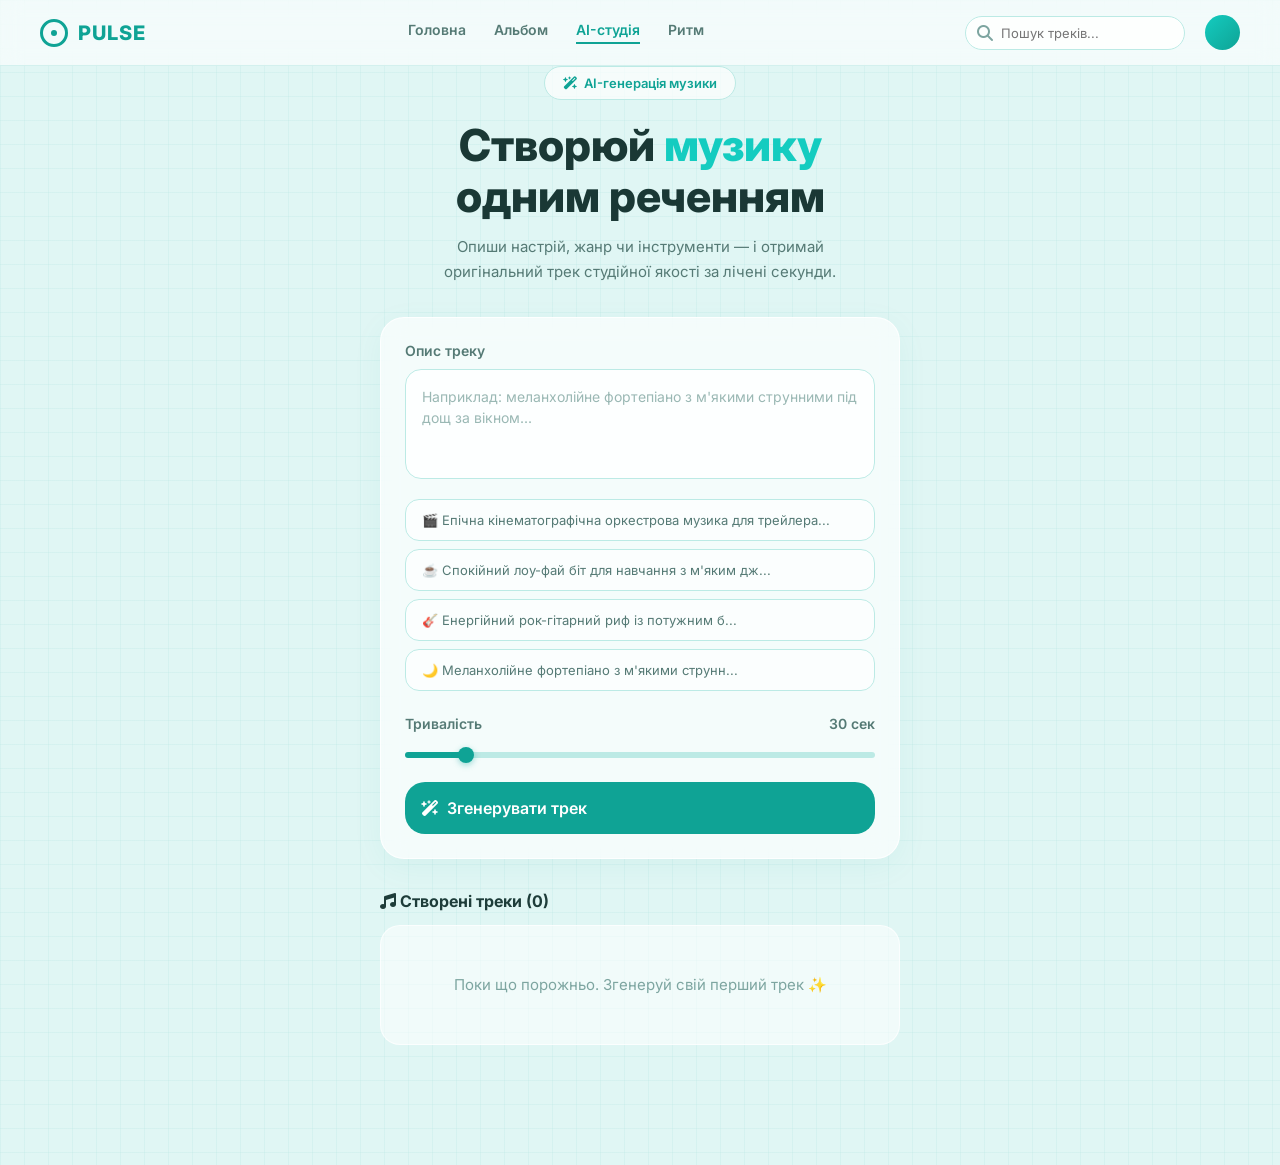
<file: ai-system.html>
<!DOCTYPE html>
<html lang="uk">
<head>
  <meta charset="UTF-8" />
  <meta name="viewport" content="width=device-width, initial-scale=1.0" />
  <title>PULSE — AI-студія</title>
  <link rel="stylesheet" href="style.css" />
  <link rel="stylesheet" href="https://cdnjs.cloudflare.com/ajax/libs/font-awesome/6.4.0/css/all.min.css" />
</head>
<body>
  <header class="header">
    <a href="index.html" class="logo">
      <div class="logo-icon"></div>
      <span>PULSE</span>
    </a>
    <nav class="nav">
      <a href="index.html">Головна</a>
      <a href="listen.html">Альбом</a>
      <a href="ai-system.html" class="active">AI-студія</a>
      <a href="baraban.html">Ритм</a>
    </nav>
    <div class="search-profile">
      <div class="search-bar">
        <i class="fa-solid fa-magnifying-glass"></i>
        <input type="text" placeholder="Пошук треків..." />
      </div>
      <div class="profile-avatar"></div>
    </div>
  </header>

  <main class="container ai-section">
    <section class="ai-hero">
      <div class="ai-badge"><i class="fa-solid fa-wand-magic-sparkles"></i> AI-генерація музики</div>
      <h1>Створюй <span>музику</span><br />одним реченням</h1>
      <p class="ai-subtitle">
        Опиши настрій, жанр чи інструменти — і отримай<br />
        оригінальний трек студійної якості за лічені секунди.
      </p>
    </section>

    <div class="generator-card">
      <label for="track-desc">Опис треку</label>
      <textarea
        id="track-desc"
        placeholder="Наприклад: меланхолійне фортепіано з м'якими струнними під дощ за вікном..."
      ></textarea>

      <div class="prompt-list">
        <button type="button" class="prompt-btn">🎬 Епічна кінематографічна оркестрова музика для трейлера...</button>
        <button type="button" class="prompt-btn">☕ Спокійний лоу-фай біт для навчання з м'яким дж...</button>
        <button type="button" class="prompt-btn">🎸 Енергійний рок-гітарний риф із потужним б...</button>
        <button type="button" class="prompt-btn">🌙 Меланхолійне фортепіано з м'якими струнн...</button>
      </div>

      <div class="duration-row">
        <span>Тривалість</span>
        <span id="duration-value">30 сек</span>
      </div>
      <input type="range" min="10" max="180" value="30" id="duration-slider" class="range-input" />

      <button type="button" class="btn btn-primary generate-btn">
        <i class="fa-solid fa-wand-magic-sparkles"></i> Згенерувати трек
      </button>
    </div>

    <div class="tracks-section">
      <h3><i class="fa-solid fa-music"></i> Створені треки (0)</h3>
      <div class="empty-state">
        Поки що порожньо. Згенеруй свій перший трек ✨
      </div>
    </div>
  </main>

  <script src="ai-system.js"></script>
</body>
</html>
</file>
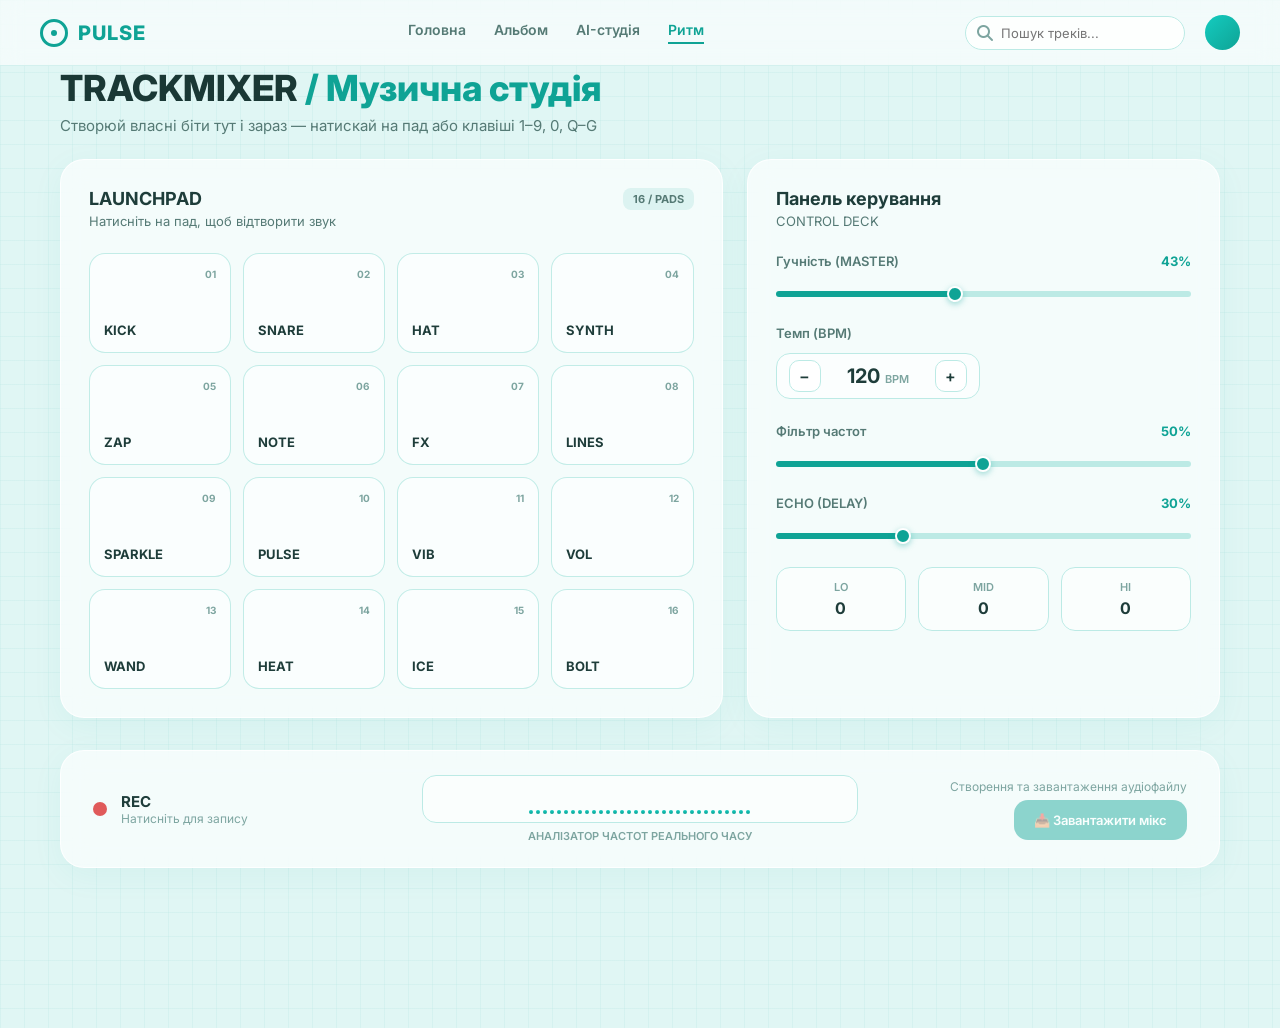
<file: baraban.html>
<!DOCTYPE html>
<html lang="uk">
<head>
  <meta charset="UTF-8" />
  <meta name="viewport" content="width=device-width, initial-scale=1.0" />
  <title>PULSE — Ритм</title>
  <link rel="stylesheet" href="style.css" />
  <link rel="stylesheet" href="style3.css" />
  <link rel="stylesheet" href="https://cdnjs.cloudflare.com/ajax/libs/font-awesome/6.4.0/css/all.min.css" />
</head>
<body>
  <header class="header">
    <a href="index.html" class="logo">
      <div class="logo-icon"></div>
      <span>PULSE</span>
    </a>
    <nav class="nav">
      <a href="index.html">Головна</a>
      <a href="listen.html">Альбом</a>
      <a href="ai-system.html">AI-студія</a>
      <a href="baraban.html" class="active">Ритм</a>
    </nav>
    <div class="search-profile">
      <div class="search-bar">
        <i class="fa-solid fa-magnifying-glass"></i>
        <input type="text" placeholder="Пошук треків..." />
      </div>
      <div class="profile-avatar"></div>
    </div>
  </header>

  <main class="mixer-page">
    <section class="mixer-hero">
      <h1>TRACKMIXER <span>/ Музична студія</span></h1>
      <p>Створюй власні біти тут і зараз — натискай на пад або клавіші 1–9, 0, Q–G</p>
    </section>

    <div class="workspace">
      <section class="launchpad-card">
        <h2>LAUNCHPAD</h2>
        <p>Натисніть на пад, щоб відтворити звук</p>
        <span class="pads-count">16 / PADS</span>

        <div class="pads-grid">
          <div class="pad" data-sound="kick" data-key="1"><span>01</span><span class="pad-name">KICK</span></div>
          <div class="pad" data-sound="snare" data-key="2"><span>02</span><span class="pad-name">SNARE</span></div>
          <div class="pad" data-sound="hat" data-key="3"><span>03</span><span class="pad-name">HAT</span></div>
          <div class="pad" data-sound="synth" data-key="4"><span>04</span><span class="pad-name">SYNTH</span></div>
          <div class="pad" data-sound="zap" data-key="5"><span>05</span><span class="pad-name">ZAP</span></div>
          <div class="pad" data-sound="note" data-key="6"><span>06</span><span class="pad-name">NOTE</span></div>
          <div class="pad" data-sound="fx" data-key="7"><span>07</span><span class="pad-name">FX</span></div>
          <div class="pad" data-sound="lines" data-key="8"><span>08</span><span class="pad-name">LINES</span></div>
          <div class="pad" data-sound="sparkle" data-key="9"><span>09</span><span class="pad-name">SPARKLE</span></div>
          <div class="pad" data-sound="pulse" data-key="0"><span>10</span><span class="pad-name">PULSE</span></div>
          <div class="pad" data-sound="vib" data-key="q"><span>11</span><span class="pad-name">VIB</span></div>
          <div class="pad" data-sound="vol" data-key="w"><span>12</span><span class="pad-name">VOL</span></div>
          <div class="pad" data-sound="wand" data-key="e"><span>13</span><span class="pad-name">WAND</span></div>
          <div class="pad" data-sound="heat" data-key="r"><span>14</span><span class="pad-name">HEAT</span></div>
          <div class="pad" data-sound="ice" data-key="t"><span>15</span><span class="pad-name">ICE</span></div>
          <div class="pad" data-sound="bolt" data-key="y"><span>16</span><span class="pad-name">BOLT</span></div>
        </div>
      </section>

      <aside class="controls-card">
        <h2>Панель керування</h2>
        <p class="section-subtitle">CONTROL DECK</p>

        <div class="control-item">
          <label>Гучність (MASTER) <span class="accent-val" id="volume-num">43%</span></label>
          <input type="range" class="volume-slider" id="volume-slider" min="0" max="100" value="43" />
        </div>

        <div class="control-item">
          <label>Темп (BPM)</label>
          <div class="bpm-counter">
            <button type="button" class="bpm-minus" id="bpm-minus" aria-label="Зменшити BPM">−</button>
            <span class="bpm-num" id="bpm-display">120 <span class="bpm-label">BPM</span></span>
            <button type="button" class="bpm-plus" id="bpm-plus" aria-label="Збільшити BPM">+</button>
          </div>
        </div>

        <div class="control-item">
          <label>Фільтр частот <span class="accent-val" id="filter-num">50%</span></label>
          <input type="range" class="filter-slider" id="filter-slider" min="0" max="100" value="50" />
        </div>

        <div class="control-item">
          <label>ECHO (DELAY) <span class="accent-val" id="delay-num">30%</span></label>
          <input type="range" class="delay-slider" id="delay-slider" min="0" max="100" value="30" />
        </div>

        <div class="freq-indicators">
          <div class="freq-box"><span class="freq-title">LO</span><span class="freq-num" id="freq-lo">0</span></div>
          <div class="freq-box"><span class="freq-title">MID</span><span class="freq-num" id="freq-mid">0</span></div>
          <div class="freq-box"><span class="freq-title">HI</span><span class="freq-num" id="freq-hi">0</span></div>
        </div>
      </aside>

      <section class="recording-panel">
        <div class="rec-block" id="rec-button">
          <div class="rec-button-wrapper">
            <div class="rec-circle"></div>
            <div class="rec-text">
              <h3 id="rec-status">REC</h3>
              <p id="rec-subtext">Натисніть для запису</p>
            </div>
          </div>
        </div>

        <div class="analyzer-block">
          <div class="analyzer-bars" id="analyzer-bars"></div>
          <p class="analyzer-title">АНАЛІЗАТОР ЧАСТОТ РЕАЛЬНОГО ЧАСУ</p>
        </div>

        <div class="download-block">
          <p>Створення та завантаження аудіофайлу</p>
          <button type="button" class="download-btn" id="download-btn" disabled>📥 Завантажити мікс</button>
        </div>
      </section>
    </div>
  </main>

  <script src="baraban.js"></script>
</body>
</html>
</file>
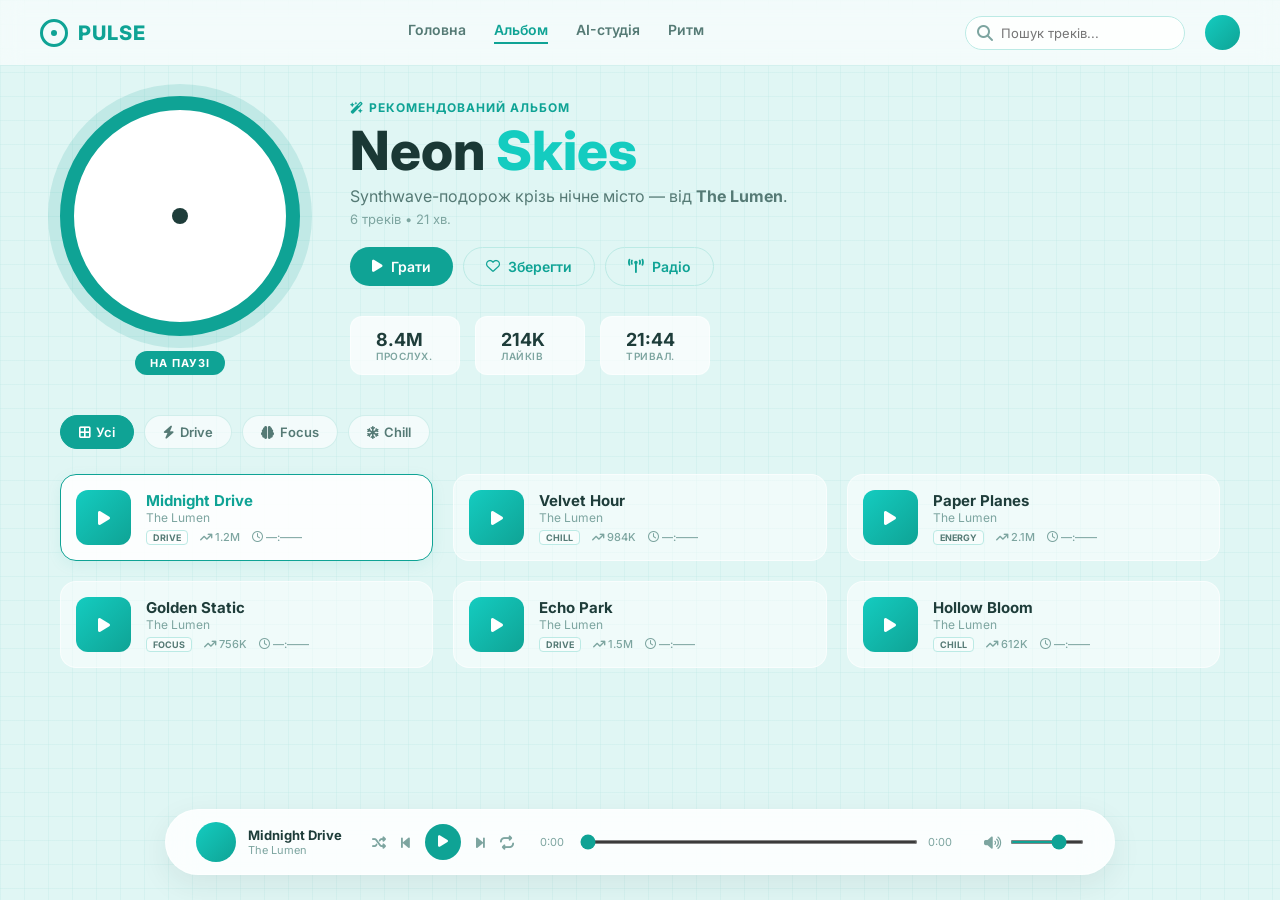
<file: listen.html>
<!DOCTYPE html>
<html lang="uk">
<head>
  <meta charset="UTF-8" />
  <meta name="viewport" content="width=device-width, initial-scale=1.0" />
  <title>PULSE — Neon Skies</title>
  <link rel="stylesheet" href="style.css" />
  <link rel="stylesheet" href="https://cdnjs.cloudflare.com/ajax/libs/font-awesome/6.4.0/css/all.min.css" />
</head>
<body>
  <header class="header">
    <a href="index.html" class="logo">
      <div class="logo-icon"></div>
      <span>PULSE</span>
    </a>
    <nav class="nav">
      <a href="index.html">Головна</a>
      <a href="listen.html" class="active">Альбом</a>
      <a href="ai-system.html">AI-студія</a>
      <a href="baraban.html">Ритм</a>
    </nav>
    <div class="search-profile">
      <div class="search-bar">
        <i class="fa-solid fa-magnifying-glass"></i>
        <input type="text" id="search-input" placeholder="Пошук треків..." />
      </div>
      <div class="profile-avatar"></div>
    </div>
  </header>

  <main class="container">
    <section class="hero-section">
      <div class="visualizer-container">
        <div class="spinning-disk paused" id="spinning-disk">
          <div class="inner-dot"></div>
        </div>
        <div class="spin-badge" id="spin-badge">НА ПАУЗІ</div>
      </div>

      <div class="album-info">
        <span class="featured-badge"><i class="fa-solid fa-wand-magic-sparkles"></i> РЕКОМЕНДОВАНИЙ АЛЬБОМ</span>
        <h1 class="album-title">Neon <span class="cyan-text">Skies</span></h1>
        <p class="album-description">Synthwave-подорож крізь нічне місто — від <strong>The Lumen</strong>.</p>
        <p class="album-meta">6 треків • 21 хв.</p>

        <div class="action-buttons">
          <button class="btn btn-primary" id="album-play-btn"><i class="fa-solid fa-play"></i> Грати</button>
          <button class="btn btn-secondary" id="save-btn"><i class="fa-regular fa-heart"></i> Зберегти</button>
          <button class="btn btn-secondary" id="radio-btn"><i class="fa-solid fa-tower-broadcast"></i> Радіо</button>
        </div>

        <div class="stats-container">
          <div class="stat-card">
            <h3>8.4M</h3>
            <p>ПРОСЛУХ.</p>
          </div>
          <div class="stat-card">
            <h3 id="likes-stat">214K</h3>
            <p>ЛАЙКІВ</p>
          </div>
          <div class="stat-card">
            <h3>21:44</h3>
            <p>ТРИВАЛ.</p>
          </div>
        </div>
      </div>
    </section>

    <div class="tags-container">
      <button class="filter-tag active" data-filter="all"><i class="fa-solid fa-border-all"></i> Усі</button>
      <button class="filter-tag" data-filter="drive"><i class="fa-solid fa-bolt"></i> Drive</button>
      <button class="filter-tag" data-filter="focus"><i class="fa-solid fa-brain"></i> Focus</button>
      <button class="filter-tag" data-filter="chill"><i class="fa-solid fa-snowflake"></i> Chill</button>
    </div>

    <section class="tracks-grid" id="tracks-grid"></section>
  </main>

  <div class="player-bar-container">
    <div class="player-bar">
      <div class="player-track-info">
        <div class="mini-cover"></div>
        <div>
          <h5 id="player-title">Midnight Drive</h5>
          <p id="player-artist">The Lumen</p>
        </div>
      </div>

      <div class="player-controls">
        <button class="control-btn" id="shuffle-btn" title="Перемішати"><i class="fa-solid fa-shuffle"></i></button>
        <button class="control-btn" id="prev-btn" title="Попередній"><i class="fa-solid fa-backward-step"></i></button>
        <button class="play-pause-circle" id="bar-play-btn" title="Грати / Пауза"><i class="fa-solid fa-play"></i></button>
        <button class="control-btn" id="next-btn" title="Наступний"><i class="fa-solid fa-forward-step"></i></button>
        <button class="control-btn" id="repeat-btn" title="Повтор"><i class="fa-solid fa-repeat"></i></button>
      </div>

      <div class="player-progress-container">
        <span class="time" id="current-time">0:00</span>
        <div class="progress-bar-wrapper">
          <input type="range" class="progress-bar" id="progress-bar" value="0" min="0" max="100" />
        </div>
        <span class="time" id="total-time">0:00</span>
      </div>

      <div class="volume-controls">
        <button class="control-btn" id="volume-btn" title="Звук"><i class="fa-solid fa-volume-high"></i></button>
        <div class="volume-bar-wrapper">
          <input type="range" class="volume-bar" id="volume-bar" value="70" min="0" max="100" />
        </div>
      </div>
    </div>
  </div>

  <audio id="audio-player" preload="metadata"></audio>
  <script src="listen.js"></script>
</body>
</html>
</file>
<file: style.css>
@import url('https://fonts.googleapis.com/css2?family=Inter:wght@400;500;600;700;800&display=swap');

* {
  box-sizing: border-box;
  margin: 0;
  padding: 0;
  font-family: 'Inter', 'Segoe UI', Tahoma, Geneva, Verdana, sans-serif;
}

body {
  background-color: #e0f6f4;
  background-image:
    linear-gradient(rgba(180, 230, 225, 0.25) 1px, transparent 1px),
    linear-gradient(90deg, rgba(180, 230, 225, 0.25) 1px, transparent 1px);
  background-size: 24px 24px;
  color: #1e3d3a;
  padding-bottom: 120px;
  min-height: 100vh;
}

/* ===== Header ===== */

.header {
  display: flex;
  justify-content: space-between;
  align-items: center;
  padding: 15px 40px;
  background: rgba(255, 255, 255, 0.6);
  backdrop-filter: blur(10px);
  border-bottom: 1px solid rgba(180, 230, 225, 0.5);
  position: sticky;
  top: 0;
  z-index: 100;
}

.logo {
  display: flex;
  align-items: center;
  gap: 10px;
  font-weight: 800;
  font-size: 20px;
  color: #0fa395;
  letter-spacing: 1px;
  text-decoration: none;
}

.logo-icon {
  width: 28px;
  height: 28px;
  border-radius: 50%;
  border: 3px solid #0fa395;
  position: relative;
  flex-shrink: 0;
}

.logo-icon::after {
  content: '';
  position: absolute;
  width: 6px;
  height: 6px;
  background: #0fa395;
  border-radius: 50%;
  top: 50%;
  left: 50%;
  transform: translate(-50%, -50%);
}

.nav {
  display: flex;
  align-items: center;
  gap: 4px;
}

.nav a {
  text-decoration: none;
  color: #557a75;
  margin: 0 12px;
  font-weight: 600;
  font-size: 14px;
  transition: color 0.3s;
  padding-bottom: 4px;
  border-bottom: 2px solid transparent;
}

.nav a.active,
.nav a:hover {
  color: #0fa395;
  border-bottom-color: #0fa395;
}

.search-profile {
  display: flex;
  align-items: center;
  gap: 20px;
}

.search-bar {
  position: relative;
  display: flex;
  align-items: center;
}

.search-bar i {
  position: absolute;
  left: 12px;
  color: #7da5a0;
}

.search-bar input {
  padding: 8px 12px 8px 35px;
  border-radius: 20px;
  border: 1px solid #bceae5;
  background: rgba(255, 255, 255, 0.8);
  width: 220px;
  outline: none;
  color: #1e3d3a;
  font-size: 13px;
}

.profile-avatar {
  width: 35px;
  height: 35px;
  background: linear-gradient(135deg, #14ccc0, #0fa395);
  border-radius: 50%;
}

.container {
  max-width: 1200px;
  margin: 30px auto;
  padding: 0 20px;
}

/* ===== Home (index.html) ===== */

.home-hero {
  margin-bottom: 32px;
}

.home-hero h1 {
  font-size: clamp(2rem, 5vw, 2.75rem);
  font-weight: 800;
  color: #1a3835;
  line-height: 1.1;
  margin-bottom: 8px;
}

.home-subtitle {
  font-size: 16px;
  color: #557a75;
}

.section-label {
  display: flex;
  align-items: center;
  gap: 8px;
  font-size: 12px;
  font-weight: 700;
  letter-spacing: 1px;
  color: #0fa395;
  margin-bottom: 16px;
}

.cards {
  display: grid;
  grid-template-columns: repeat(auto-fill, minmax(180px, 1fr));
  gap: 20px;
}

.card {
  background: rgba(255, 255, 255, 0.55);
  border: 1px solid rgba(255, 255, 255, 0.7);
  border-radius: 16px;
  padding: 14px;
  cursor: pointer;
  transition: transform 0.2s, box-shadow 0.2s, border-color 0.2s;
}

.card:hover {
  transform: translateY(-3px);
  background: rgba(255, 255, 255, 0.85);
  box-shadow: 0 8px 24px rgba(15, 163, 149, 0.1);
}

.card.active-card {
  border: 1.5px solid #0fa395;
  background: rgba(255, 255, 255, 0.92);
  box-shadow: 0 4px 15px rgba(15, 163, 149, 0.12);
}

.card img {
  width: 100%;
  aspect-ratio: 1;
  object-fit: cover;
  border-radius: 12px;
  margin-bottom: 12px;
}

.card h3 {
  font-size: 15px;
  font-weight: 700;
  color: #1e3d3a;
}

.card.active-card h3 {
  color: #0fa395;
}

.card p {
  font-size: 12px;
  color: #7da5a0;
  margin-top: 4px;
}

/* ===== Listen page ===== */

.hero-section {
  display: flex;
  gap: 50px;
  align-items: center;
  margin-bottom: 40px;
}

.visualizer-container {
  display: flex;
  flex-direction: column;
  align-items: center;
  gap: 15px;
}

.spinning-disk {
  width: 240px;
  height: 240px;
  border-radius: 50%;
  border: 14px solid #0fa395;
  box-shadow: 0 0 0 12px rgba(15, 163, 149, 0.15);
  background: #fff;
  display: flex;
  justify-content: center;
  align-items: center;
  animation: spin 10s linear infinite;
}

.spinning-disk.paused {
  animation-play-state: paused;
}

.inner-dot {
  width: 16px;
  height: 16px;
  background: #1e3d3a;
  border-radius: 50%;
}

@keyframes spin {
  100% { transform: rotate(360deg); }
}

.spin-badge {
  background: #0fa395;
  color: white;
  padding: 5px 15px;
  border-radius: 15px;
  font-size: 11px;
  font-weight: bold;
  letter-spacing: 1px;
}

.album-info {
  flex: 1;
}

.featured-badge {
  color: #0fa395;
  font-size: 12px;
  font-weight: 700;
  letter-spacing: 1px;
}

.album-title {
  font-size: clamp(2.5rem, 6vw, 54px);
  font-weight: 800;
  color: #1a3835;
  line-height: 1.1;
  margin: 5px 0;
}

.cyan-text {
  color: #14ccc0;
}

.album-description {
  font-size: 16px;
  color: #557a75;
  margin-bottom: 5px;
}

.album-meta {
  font-size: 13px;
  color: #7da5a0;
  margin-bottom: 20px;
}

.action-buttons {
  display: flex;
  flex-wrap: wrap;
  gap: 10px;
  margin-bottom: 30px;
}

.btn {
  padding: 10px 22px;
  border-radius: 20px;
  border: none;
  font-weight: 600;
  cursor: pointer;
  display: flex;
  align-items: center;
  gap: 8px;
  transition: all 0.2s;
  font-size: 14px;
}

.btn-primary {
  background: #0fa395;
  color: white;
}

.btn-primary:hover {
  background: #0c877b;
  transform: scale(1.05);
}

.btn-secondary {
  background: transparent;
  border: 1px solid #bceae5;
  color: #0fa395;
}

.btn-secondary:hover {
  background: rgba(15, 163, 149, 0.05);
  transform: scale(1.05);
}

.stats-container {
  display: flex;
  flex-wrap: wrap;
  gap: 15px;
}

.stat-card {
  background: rgba(255, 255, 255, 0.7);
  border: 1px solid rgba(255, 255, 255, 0.5);
  padding: 12px 25px;
  border-radius: 12px;
  min-width: 110px;
}

.stat-card h3 {
  font-size: 18px;
  font-weight: 700;
  color: #1e3d3a;
}

.stat-card p {
  font-size: 10px;
  color: #7da5a0;
  font-weight: 600;
  letter-spacing: 0.5px;
}

.tags-container {
  display: flex;
  flex-wrap: wrap;
  gap: 10px;
  margin: 25px 0;
}

.filter-tag {
  background: rgba(255, 255, 255, 0.6);
  border: 1px solid rgba(15, 163, 149, 0.15);
  padding: 8px 18px;
  border-radius: 20px;
  font-weight: 600;
  color: #557a75;
  cursor: pointer;
  display: flex;
  align-items: center;
  gap: 6px;
  font-size: 13px;
  transition: all 0.2s;
}

.filter-tag.active {
  background: #0fa395;
  color: white;
  border-color: #0fa395;
}

.tracks-grid {
  display: grid;
  grid-template-columns: repeat(auto-fill, minmax(280px, 1fr));
  gap: 20px;
}

.track-card {
  background: rgba(255, 255, 255, 0.5);
  border: 1px solid rgba(255, 255, 255, 0.6);
  border-radius: 16px;
  padding: 15px;
  display: flex;
  align-items: center;
  gap: 15px;
  transition: transform 0.2s, box-shadow 0.2s;
  cursor: pointer;
}

.track-card:hover {
  transform: translateY(-2px);
  background: rgba(255, 255, 255, 0.8);
}

.track-card.active-track {
  border: 1.5px solid #0fa395;
  background: rgba(255, 255, 255, 0.9);
  box-shadow: 0 4px 15px rgba(15, 163, 149, 0.08);
}

.track-cover {
  width: 55px;
  height: 55px;
  border-radius: 12px;
  background: linear-gradient(135deg, #14ccc0, #0fa395);
  display: flex;
  justify-content: center;
  align-items: center;
  color: white;
  flex-shrink: 0;
}

.audio-wave i {
  font-size: 18px;
  animation: bounce 1s ease-in-out infinite alternate;
}

.play-icon-cover i {
  font-size: 16px;
}

.track-details {
  flex: 1;
  min-width: 0;
}

.track-details h4 {
  font-size: 15px;
  color: #1e3d3a;
  font-weight: 700;
}

.active-track .track-details h4 {
  color: #0fa395;
}

.track-details .artist {
  font-size: 12px;
  color: #7da5a0;
  margin-bottom: 5px;
}

.track-badges {
  display: flex;
  align-items: center;
  flex-wrap: wrap;
  gap: 12px;
  font-size: 11px;
  color: #7da5a0;
  font-weight: 500;
}

.badge-item {
  font-size: 9px;
  font-weight: bold;
  color: #557a75;
  border: 1px solid #bceae5;
  padding: 1px 6px;
  border-radius: 4px;
  background: rgba(255, 255, 255, 0.5);
}

@keyframes bounce {
  0% { transform: scaleY(0.8); }
  100% { transform: scaleY(1.2); }
}

/* ===== AI Studio ===== */

.ai-section {
  max-width: 560px;
  margin: 0 auto;
}

.ai-hero {
  text-align: center;
  margin-bottom: 32px;
}

.ai-badge {
  display: inline-flex;
  align-items: center;
  gap: 6px;
  padding: 8px 18px;
  border-radius: 999px;
  background: rgba(255, 255, 255, 0.7);
  border: 1px solid #bceae5;
  color: #0fa395;
  font-size: 13px;
  font-weight: 600;
  margin-bottom: 20px;
}

.ai-hero h1 {
  font-size: clamp(2rem, 5vw, 2.75rem);
  font-weight: 800;
  color: #1a3835;
  line-height: 1.15;
  margin-bottom: 14px;
}

.ai-hero h1 span {
  color: #14ccc0;
}

.ai-subtitle {
  color: #557a75;
  font-size: 15px;
  line-height: 1.65;
}

.generator-card {
  background: rgba(255, 255, 255, 0.65);
  border: 1px solid rgba(255, 255, 255, 0.8);
  border-radius: 24px;
  padding: 24px;
  backdrop-filter: blur(12px);
  box-shadow: 0 8px 32px rgba(15, 163, 149, 0.06);
}

.generator-card label {
  display: block;
  margin-bottom: 10px;
  color: #557a75;
  font-size: 14px;
  font-weight: 600;
}

.generator-card textarea {
  width: 100%;
  height: 110px;
  resize: none;
  border: 1px solid #bceae5;
  outline: none;
  border-radius: 16px;
  background: rgba(255, 255, 255, 0.8);
  padding: 16px;
  color: #1e3d3a;
  font-size: 14px;
  line-height: 1.5;
  transition: border-color 0.2s;
}

.generator-card textarea:focus {
  border-color: #0fa395;
}

.generator-card textarea::placeholder {
  color: #9ab8b4;
}

.prompt-list {
  display: flex;
  flex-direction: column;
  gap: 8px;
  margin: 16px 0 24px;
}

.prompt-btn {
  width: 100%;
  text-align: left;
  background: rgba(255, 255, 255, 0.6);
  border: 1px solid #bceae5;
  color: #557a75;
  border-radius: 14px;
  padding: 12px 16px;
  font-size: 13px;
  cursor: pointer;
  white-space: nowrap;
  overflow: hidden;
  text-overflow: ellipsis;
  transition: all 0.2s;
}

.prompt-btn:hover {
  border-color: #0fa395;
  color: #0fa395;
  background: rgba(15, 163, 149, 0.06);
}

.duration-row {
  display: flex;
  justify-content: space-between;
  margin-bottom: 10px;
  color: #557a75;
  font-size: 14px;
  font-weight: 600;
}

.range-input {
  -webkit-appearance: none;
  appearance: none;
  width: 100%;
  height: 6px;
  margin-bottom: 24px;
  border-radius: 999px;
  background: linear-gradient(
    to right,
    #0fa395 0%,
    #0fa395 calc((var(--val, 30) - 10) / 170 * 100%),
    #bceae5 calc((var(--val, 30) - 10) / 170 * 100%),
    #bceae5 100%
  );
  outline: none;
  cursor: pointer;
}

.range-input::-webkit-slider-thumb {
  -webkit-appearance: none;
  width: 16px;
  height: 16px;
  border-radius: 50%;
  background: #0fa395;
  box-shadow: 0 2px 6px rgba(15, 163, 149, 0.4);
  cursor: pointer;
}

.range-input::-moz-range-thumb {
  width: 16px;
  height: 16px;
  border: none;
  border-radius: 50%;
  background: #0fa395;
  cursor: pointer;
}

.generate-btn {
  width: 100%;
  padding: 16px;
  border-radius: 20px;
  font-size: 16px;
}

.tracks-section {
  margin-top: 32px;
}

.tracks-section h3 {
  font-size: 16px;
  font-weight: 700;
  color: #1e3d3a;
  margin-bottom: 14px;
}

.empty-state {
  background: rgba(255, 255, 255, 0.55);
  border: 1px solid rgba(255, 255, 255, 0.7);
  border-radius: 20px;
  padding: 48px 24px;
  text-align: center;
  color: #7da5a0;
  font-size: 15px;
  line-height: 1.5;
}

.tracks-list {
  display: flex;
  flex-direction: column;
  gap: 10px;
}

.generated-track {
  display: flex;
  align-items: center;
  justify-content: space-between;
  gap: 12px;
  background: rgba(255, 255, 255, 0.6);
  border: 1px solid #bceae5;
  border-radius: 16px;
  padding: 14px 16px;
  transition: border-color 0.2s;
}

.generated-track:hover {
  border-color: #0fa395;
}

.generated-track-info {
  display: flex;
  flex-direction: column;
  gap: 4px;
  min-width: 0;
}

.generated-track-info strong {
  font-size: 14px;
  color: #1e3d3a;
  white-space: nowrap;
  overflow: hidden;
  text-overflow: ellipsis;
}

.generated-track-info span {
  font-size: 12px;
  color: #7da5a0;
}

.play-track-btn {
  width: 36px;
  height: 36px;
  border-radius: 50%;
  border: none;
  background: #0fa395;
  color: #fff;
  cursor: pointer;
  flex-shrink: 0;
  display: flex;
  align-items: center;
  justify-content: center;
  transition: background 0.2s, transform 0.15s;
}

.play-track-btn:hover {
  background: #0c877b;
  transform: scale(1.05);
}

.generate-btn:disabled {
  opacity: 0.7;
  cursor: wait;
}

/* ===== Drum page ===== */

.drum-hero {
  text-align: center;
  margin-bottom: 36px;
}

.drum-hero h1 {
  font-size: clamp(2rem, 5vw, 2.75rem);
  font-weight: 800;
  color: #1a3835;
  margin-bottom: 10px;
}

.drum-hero p {
  color: #557a75;
  font-size: 16px;
}

.drum-grid {
  display: grid;
  grid-template-columns: repeat(3, 1fr);
  gap: 16px;
  max-width: 480px;
  margin: 0 auto 32px;
}

.drum-pad {
  aspect-ratio: 1;
  border-radius: 18px;
  border: 1px solid rgba(255, 255, 255, 0.7);
  background: rgba(255, 255, 255, 0.55);
  cursor: pointer;
  display: flex;
  flex-direction: column;
  align-items: center;
  justify-content: center;
  gap: 8px;
  font-weight: 700;
  color: #557a75;
  font-size: 13px;
  transition: all 0.1s;
  user-select: none;
}

.drum-pad i {
  font-size: 22px;
  color: #0fa395;
}

.drum-pad:active,
.drum-pad.active {
  transform: scale(0.95);
  background: #0fa395;
  color: white;
  border-color: #0fa395;
  box-shadow: 0 4px 20px rgba(15, 163, 149, 0.35);
}

.drum-pad:active i,
.drum-pad.active i {
  color: white;
}

.drum-tip {
  text-align: center;
  color: #7da5a0;
  font-size: 14px;
}

/* ===== Player bar ===== */

.player-bar-container {
  position: fixed;
  bottom: 25px;
  left: 0;
  width: 100%;
  display: flex;
  justify-content: center;
  z-index: 1000;
  padding: 0 20px;
}

.player-bar {
  background: rgba(255, 255, 255, 0.85);
  backdrop-filter: blur(15px);
  border: 1px solid rgba(255, 255, 255, 0.6);
  border-radius: 40px;
  width: 100%;
  max-width: 950px;
  padding: 12px 30px;
  display: flex;
  align-items: center;
  justify-content: space-between;
  gap: 16px;
  box-shadow: 0 10px 30px rgba(26, 56, 53, 0.08);
}

.player-bar.compact {
  max-width: 520px;
}

.player-track-info {
  display: flex;
  align-items: center;
  gap: 12px;
  min-width: 160px;
}

.mini-cover {
  width: 40px;
  height: 40px;
  border-radius: 50%;
  background: linear-gradient(135deg, #14ccc0, #0fa395);
  flex-shrink: 0;
  overflow: hidden;
}

.mini-cover img {
  width: 100%;
  height: 100%;
  object-fit: cover;
}

.player-track-info h5 {
  font-size: 13px;
  color: #1e3d3a;
  white-space: nowrap;
  overflow: hidden;
  text-overflow: ellipsis;
  max-width: 140px;
}

.player-track-info p {
  font-size: 11px;
  color: #7da5a0;
}

.player-controls {
  display: flex;
  align-items: center;
  gap: 15px;
}

.control-btn {
  background: none;
  border: none;
  color: #7da5a0;
  font-size: 14px;
  cursor: pointer;
  transition: color 0.2s;
  position: relative;
}

.control-btn:hover {
  color: #0fa395;
}

.control-btn.active {
  color: #0fa395;
}

.repeat-badge {
  position: absolute;
  top: -4px;
  right: -6px;
  font-size: 8px;
  font-weight: 800;
  background: #0fa395;
  color: white;
  width: 12px;
  height: 12px;
  border-radius: 50%;
  display: flex;
  align-items: center;
  justify-content: center;
}

.btn-secondary.saved {
  border-color: #0fa395;
  color: #0fa395;
  background: rgba(15, 163, 149, 0.08);
}

.no-tracks {
  grid-column: 1 / -1;
  text-align: center;
  color: #7da5a0;
  padding: 40px 20px;
  font-size: 15px;
}

.play-pause-circle {
  width: 36px;
  height: 36px;
  border-radius: 50%;
  background: #0fa395;
  color: white;
  border: none;
  display: flex;
  justify-content: center;
  align-items: center;
  cursor: pointer;
  transition: background 0.2s, transform 0.15s;
}

.play-pause-circle:hover {
  background: #0c877b;
  transform: scale(1.05);
}

.player-progress-container {
  display: flex;
  align-items: center;
  gap: 10px;
  flex: 1;
  margin: 0 10px;
}

.time {
  font-size: 11px;
  color: #7da5a0;
  width: 30px;
  flex-shrink: 0;
}

.progress-bar-wrapper,
.volume-bar-wrapper {
  flex: 1;
  display: flex;
  align-items: center;
}

.progress-bar,
.volume-bar {
  accent-color: #0fa395;
  width: 100%;
  height: 4px;
  cursor: pointer;
}

.volume-controls {
  display: flex;
  align-items: center;
  gap: 8px;
  width: 100px;
}

@media (max-width: 900px) {
  .header {
    flex-wrap: wrap;
    gap: 12px;
    padding: 12px 20px;
  }

  .search-bar input {
    width: 160px;
  }

  .hero-section {
    flex-direction: column;
    text-align: center;
  }

  .action-buttons,
  .stats-container {
    justify-content: center;
  }

  .player-progress-container,
  .volume-controls {
    display: none;
  }

  .player-bar {
    padding: 12px 20px;
  }
}

@media (max-width: 600px) {
  .nav a {
    margin: 0 6px;
    font-size: 13px;
  }

  .search-profile {
    display: none;
  }

  .drum-grid {
    grid-template-columns: repeat(2, 1fr);
  }
}
</file>
<file: style3.css>
.mixer-page {
  max-width: 1200px;
  margin: 0 auto;
  padding: 0 20px 40px;
}

.mixer-hero {
  margin-bottom: 24px;
}

.mixer-hero h1 {
  font-size: clamp(1.75rem, 4vw, 2.25rem);
  font-weight: 800;
  color: #1a3835;
  margin-bottom: 6px;
}

.mixer-hero h1 span {
  color: #0fa395;
}

.mixer-hero p {
  color: #557a75;
  font-size: 15px;
}

.workspace {
  display: grid;
  grid-template-columns: 7fr 5fr;
  gap: 24px;
}

.launchpad-card,
.controls-card {
  background: rgba(255, 255, 255, 0.65);
  padding: 28px;
  border-radius: 24px;
  position: relative;
  border: 1px solid rgba(255, 255, 255, 0.8);
  backdrop-filter: blur(12px);
  box-shadow: 0 8px 32px rgba(15, 163, 149, 0.06);
}

.launchpad-card h2,
.controls-card h2 {
  font-size: 18px;
  color: #1e3d3a;
  font-weight: 700;
  margin-bottom: 4px;
}

.launchpad-card > p,
.controls-card p.section-subtitle {
  color: #557a75;
  font-size: 13px;
  margin-bottom: 24px;
}

.pads-count {
  position: absolute;
  top: 28px;
  right: 28px;
  font-size: 11px;
  color: #557a75;
  font-weight: 700;
  background: rgba(15, 163, 149, 0.1);
  padding: 4px 10px;
  border-radius: 8px;
}

.pads-grid {
  display: grid;
  grid-template-columns: repeat(4, 1fr);
  gap: 12px;
}

.pad {
  background: rgba(255, 255, 255, 0.55);
  border: 1px solid rgba(188, 234, 229, 0.9);
  border-radius: 16px;
  height: 100px;
  display: flex;
  flex-direction: column;
  justify-content: space-between;
  padding: 14px;
  cursor: pointer;
  transition: all 0.15s ease;
  user-select: none;
}

.pad:hover {
  border-color: #0fa395;
  background: rgba(15, 163, 149, 0.08);
  transform: translateY(-2px);
  box-shadow: 0 4px 16px rgba(15, 163, 149, 0.12);
}

.pad.active {
  background: #0fa395;
  border-color: #0fa395;
  transform: scale(0.96);
  box-shadow: 0 4px 20px rgba(15, 163, 149, 0.35);
}

.pad.active span:first-child,
.pad.active .pad-name {
  color: #fff;
}

.pad span:first-child {
  font-size: 10px;
  color: #7da5a0;
  align-self: flex-end;
  font-weight: 700;
}

.pad-name {
  font-size: 13px;
  font-weight: 700;
  color: #1e3d3a;
}

.control-item {
  margin-bottom: 24px;
}

.control-item label {
  display: flex;
  justify-content: space-between;
  font-size: 13px;
  font-weight: 600;
  color: #557a75;
  margin-bottom: 12px;
}

.accent-val {
  color: #0fa395;
  font-weight: 700;
}

.mixer-page input[type="range"] {
  -webkit-appearance: none;
  appearance: none;
  width: 100%;
  height: 6px;
  border-radius: 999px;
  background: linear-gradient(
    to right,
    #0fa395 0%,
    #0fa395 var(--val, 50%),
    #bceae5 var(--val, 50%),
    #bceae5 100%
  );
  outline: none;
  cursor: pointer;
}

.mixer-page input[type="range"]::-webkit-slider-thumb {
  -webkit-appearance: none;
  width: 16px;
  height: 16px;
  border-radius: 50%;
  background: #0fa395;
  border: 2px solid #fff;
  box-shadow: 0 2px 6px rgba(15, 163, 149, 0.4);
  cursor: pointer;
}

.mixer-page input[type="range"]::-moz-range-thumb {
  width: 16px;
  height: 16px;
  border: 2px solid #fff;
  border-radius: 50%;
  background: #0fa395;
  cursor: pointer;
}

.bpm-counter {
  display: flex;
  align-items: center;
  gap: 12px;
  background: rgba(255, 255, 255, 0.6);
  padding: 6px 12px;
  border-radius: 14px;
  border: 1px solid #bceae5;
  width: fit-content;
}

.bpm-minus,
.bpm-plus {
  background: rgba(255, 255, 255, 0.9);
  border: 1px solid #bceae5;
  width: 32px;
  height: 32px;
  border-radius: 10px;
  font-size: 16px;
  cursor: pointer;
  color: #1e3d3a;
  font-weight: 600;
  display: flex;
  align-items: center;
  justify-content: center;
  transition: all 0.15s;
}

.bpm-minus:hover,
.bpm-plus:hover {
  border-color: #0fa395;
  color: #0fa395;
}

.bpm-num {
  font-size: 20px;
  font-weight: 700;
  color: #1e3d3a;
  min-width: 90px;
  text-align: center;
}

.bpm-label {
  font-size: 11px;
  color: #7da5a0;
  font-weight: 600;
}

.freq-indicators {
  display: flex;
  gap: 12px;
  margin-top: 20px;
}

.freq-box {
  flex: 1;
  background: rgba(255, 255, 255, 0.5);
  border: 1px solid #bceae5;
  border-radius: 14px;
  padding: 12px;
  text-align: center;
}

.freq-title {
  display: block;
  font-size: 11px;
  color: #7da5a0;
  font-weight: 600;
  margin-bottom: 4px;
  text-transform: uppercase;
}

.freq-num {
  font-size: 16px;
  font-weight: 700;
  color: #1e3d3a;
}

.recording-panel {
  grid-column: 1 / span 2;
  background: rgba(255, 255, 255, 0.65);
  border-radius: 24px;
  padding: 24px 32px;
  display: grid;
  grid-template-columns: 3.5fr 5fr 3.5fr;
  align-items: center;
  gap: 24px;
  margin-top: 8px;
  border: 1px solid rgba(255, 255, 255, 0.8);
  backdrop-filter: blur(12px);
  box-shadow: 0 8px 32px rgba(15, 163, 149, 0.06);
}

.rec-block {
  cursor: pointer;
}

.rec-button-wrapper {
  display: flex;
  align-items: center;
  gap: 14px;
}

.rec-circle {
  width: 14px;
  height: 14px;
  background: #e05a5a;
  border-radius: 50%;
  flex-shrink: 0;
  transition: box-shadow 0.2s;
}

.rec-block.recording .rec-circle {
  animation: rec-pulse 1s ease-in-out infinite;
  box-shadow: 0 0 0 4px rgba(224, 90, 90, 0.25);
}

@keyframes rec-pulse {
  0%, 100% { opacity: 1; }
  50% { opacity: 0.5; }
}

.rec-text h3 {
  font-size: 15px;
  color: #1e3d3a;
  font-weight: 700;
}

.rec-text p {
  font-size: 12px;
  color: #7da5a0;
}

.analyzer-block {
  text-align: center;
}

.analyzer-bars {
  height: 48px;
  display: flex;
  align-items: flex-end;
  justify-content: center;
  gap: 3px;
  background: rgba(255, 255, 255, 0.5);
  border-radius: 14px;
  padding: 8px 12px;
  border: 1px solid #bceae5;
  margin-bottom: 6px;
}

.analyzer-bar {
  width: 4px;
  min-height: 4px;
  border-radius: 2px;
  background: linear-gradient(to top, #0fa395, #14ccc0);
  transition: height 0.05s ease;
}

.analyzer-title {
  font-size: 11px;
  color: #7da5a0;
  font-weight: 600;
}

.download-block {
  text-align: right;
}

.download-block p {
  font-size: 12px;
  color: #7da5a0;
  margin-bottom: 6px;
}

.download-btn {
  background: #0fa395;
  color: #fff;
  border: none;
  padding: 12px 20px;
  border-radius: 14px;
  font-weight: 600;
  font-size: 13px;
  cursor: pointer;
  transition: background 0.2s, transform 0.15s;
}

.download-btn:hover:not(:disabled) {
  background: #0c877b;
  transform: translateY(-1px);
}

.download-btn:disabled {
  opacity: 0.45;
  cursor: not-allowed;
}

@media (max-width: 900px) {
  .workspace {
    grid-template-columns: 1fr;
  }

  .recording-panel {
    grid-column: 1;
    grid-template-columns: 1fr;
    text-align: center;
  }

  .rec-button-wrapper {
    justify-content: center;
  }

  .download-block {
    text-align: center;
  }

  .pads-grid {
    grid-template-columns: repeat(2, 1fr);
  }
}
</file>
